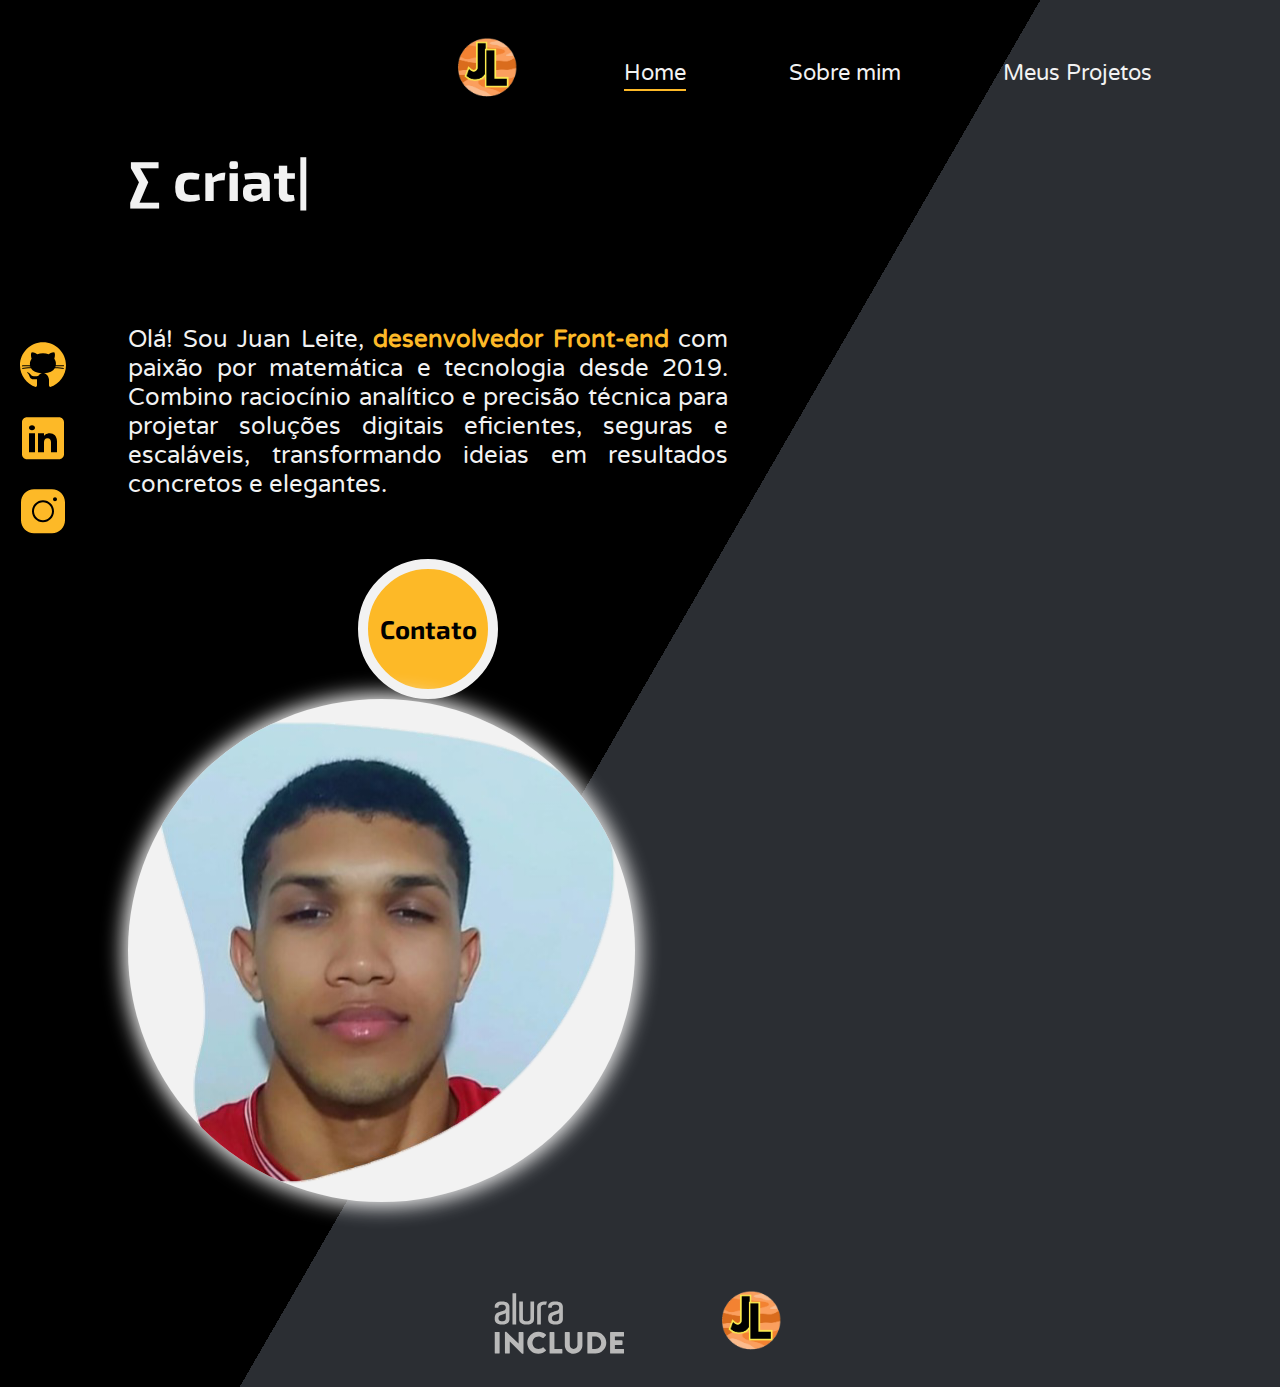
<file: index.html>
<!DOCTYPE html>
<html lang="pt-br">
<head>
    <meta charset="UTF-8">
    <meta name="viewport" content="width=device-width, initial-scale=1.0">
    <link rel="stylesheet" href="styles/style.css">
    <title>Portfolio</title>
    <link rel="icon" href="/assets/logoJupiter.png" type="image/png">

</head>
<body>
    <header class="cabecalho">
        <nav class="cabecalho__menu">
            <a href="index.html"><img src="assets/logoJupiter.png" alt="" class="cabecalho__logo"></a>
            <a href="index.html" class="cabecalho__menu__links active">Home</a>
            <a href="about.html" class="cabecalho__menu__links">Sobre mim</a>
            <a href="" class="cabecalho__menu__links">Meus Projetos</a>
        </nav>
    </header>
    <aside class="lateral">
        <a href="" class="lateral__links"><img src="assets/icons/icons8-github-yellow.svg" alt="Logo do Github" title="Github"></a>
        <a href="" class="lateral__links"><img src="assets/icons/icons8-linkedin-yellow.svg" alt="Logo do LinkedIn" title="LinkedIn"></a>
        <a href="" class="lateral__links"><img src="assets/icons/icons8-instagram-yellow.svg" alt="Logo do Instagram" title="Instagram"></a>
    </aside>
    <main class="apresentacao">
        <section class="apresentacao__principal">
            <h1 class="apresentacao__principal__titulo" id="nome-autor"></h1>
            <p class="apresentacao__principal__texto">Olá! Sou Juan Leite, <strong class="destaque">desenvolvedor Front-end</strong> com paixão por matemática e tecnologia desde 2019. Combino raciocínio analítico e precisão técnica para projetar soluções digitais eficientes, seguras e escaláveis, transformando ideias em resultados concretos e elegantes.</p>
            <a href="" class="apresentacao__principal__contato">Contato</a>
        </section>
        <img src="assets/perfilJuan.png" alt="" class="apresentacao__foto">
        
    </main>
    <footer class="rodape">
        <img src="assets/Logo_Alura_Include_(1).svg" alt="Logo da Alura">
        <img src="assets/logoJupiter.png" alt="" class="cabecalho__logo">
    </footer>
    <script src="js/digitacao.js"></script>
</body>
</html>
</file>
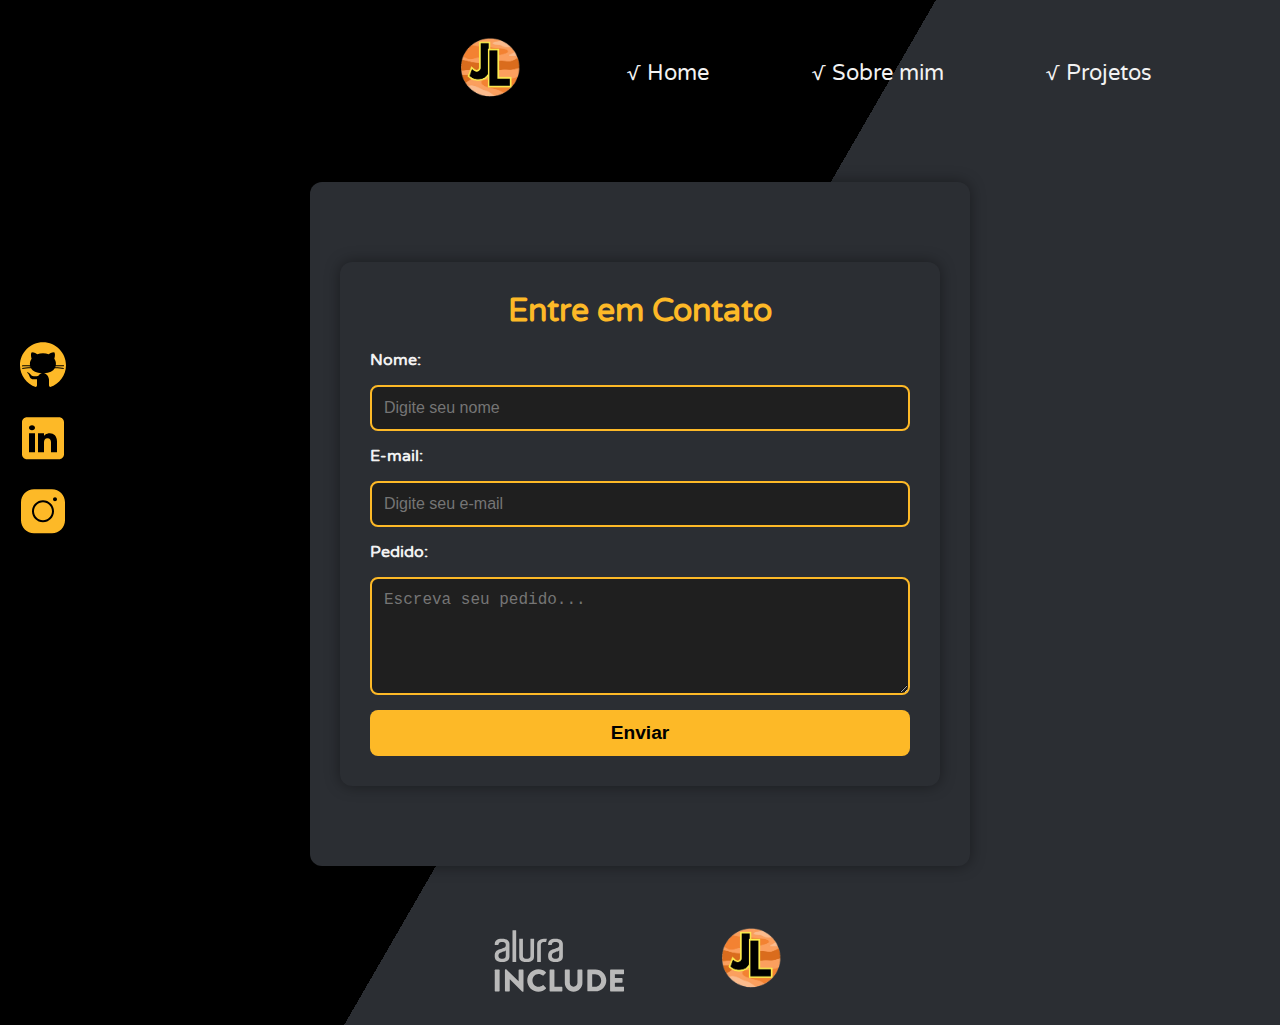
<file: contact.html>
<!DOCTYPE html>
<html lang="pt-br">
<head>
    <meta charset="UTF-8">
    <meta name="viewport" content="width=device-width, initial-scale=1.0">
    <link rel="stylesheet" href="styles/style.css">
    <title>Portfolio</title>
    <link rel="icon" href="/assets/logoJupiter.png" type="image/png">
    <link rel="stylesheet" href="styles/form.css">

</head>
<body>
    <header class="cabecalho">
        <nav class="cabecalho__menu">
            <a href="index.html"><img src="assets/logoJupiter.png" alt="" class="cabecalho__logo"></a>
            <a href="index.html" class="cabecalho__menu__links">√ Home</a>
            <a href="about.html" class="cabecalho__menu__links">√ Sobre mim</a>
            <a href="projects.html" class="cabecalho__menu__links">√ Projetos</a>
        </nav>
    </header>
    <aside class="lateral">
        <a href="https://github.com/Juanzito2017" class="lateral__links"><img src="assets/icons/icons8-github-yellow.svg" alt="Logo do Github" title="Github"></a>
        <a href="https://www.linkedin.com/in/juan-leite-315b1925a" class="lateral__links"><img src="assets/icons/icons8-linkedin-yellow.svg" alt="Logo do LinkedIn" title="LinkedIn"></a>
        <a href="" class="lateral__links"><img src="assets/icons/icons8-instagram-yellow.svg" alt="Logo do Instagram" title="Instagram"></a>
    </aside>
    <main class="formulario">
        <section class="formulario">
            <h2>Entre em Contato</h2>
            <form action="https://formspree.io/f/xkgzlekd" method="post" class="formulario__container">
                <label for="nome">Nome:</label>
                <input type="text" id="nome" name="nome" placeholder="Digite seu nome" required>

                <label for="email">E-mail:</label>
                <input type="email" id="email" name="email" placeholder="Digite seu e-mail" required>

                <label for="pedido">Pedido:</label>
                <textarea id="pedido" name="pedido" rows="5" placeholder="Escreva seu pedido..." required></textarea>

                <button type="submit">Enviar</button>
            </form>
        </section>
    </main>
    <footer class="rodape">
        <img src="assets/Logo_Alura_Include_(1).svg" alt="Logo da Alura">
        <img src="assets/logoJupiter.png" alt="" class="cabecalho__logo">
    </footer>
    <script src="js/digitacao.js"></script>
</body>
</html>
</file>
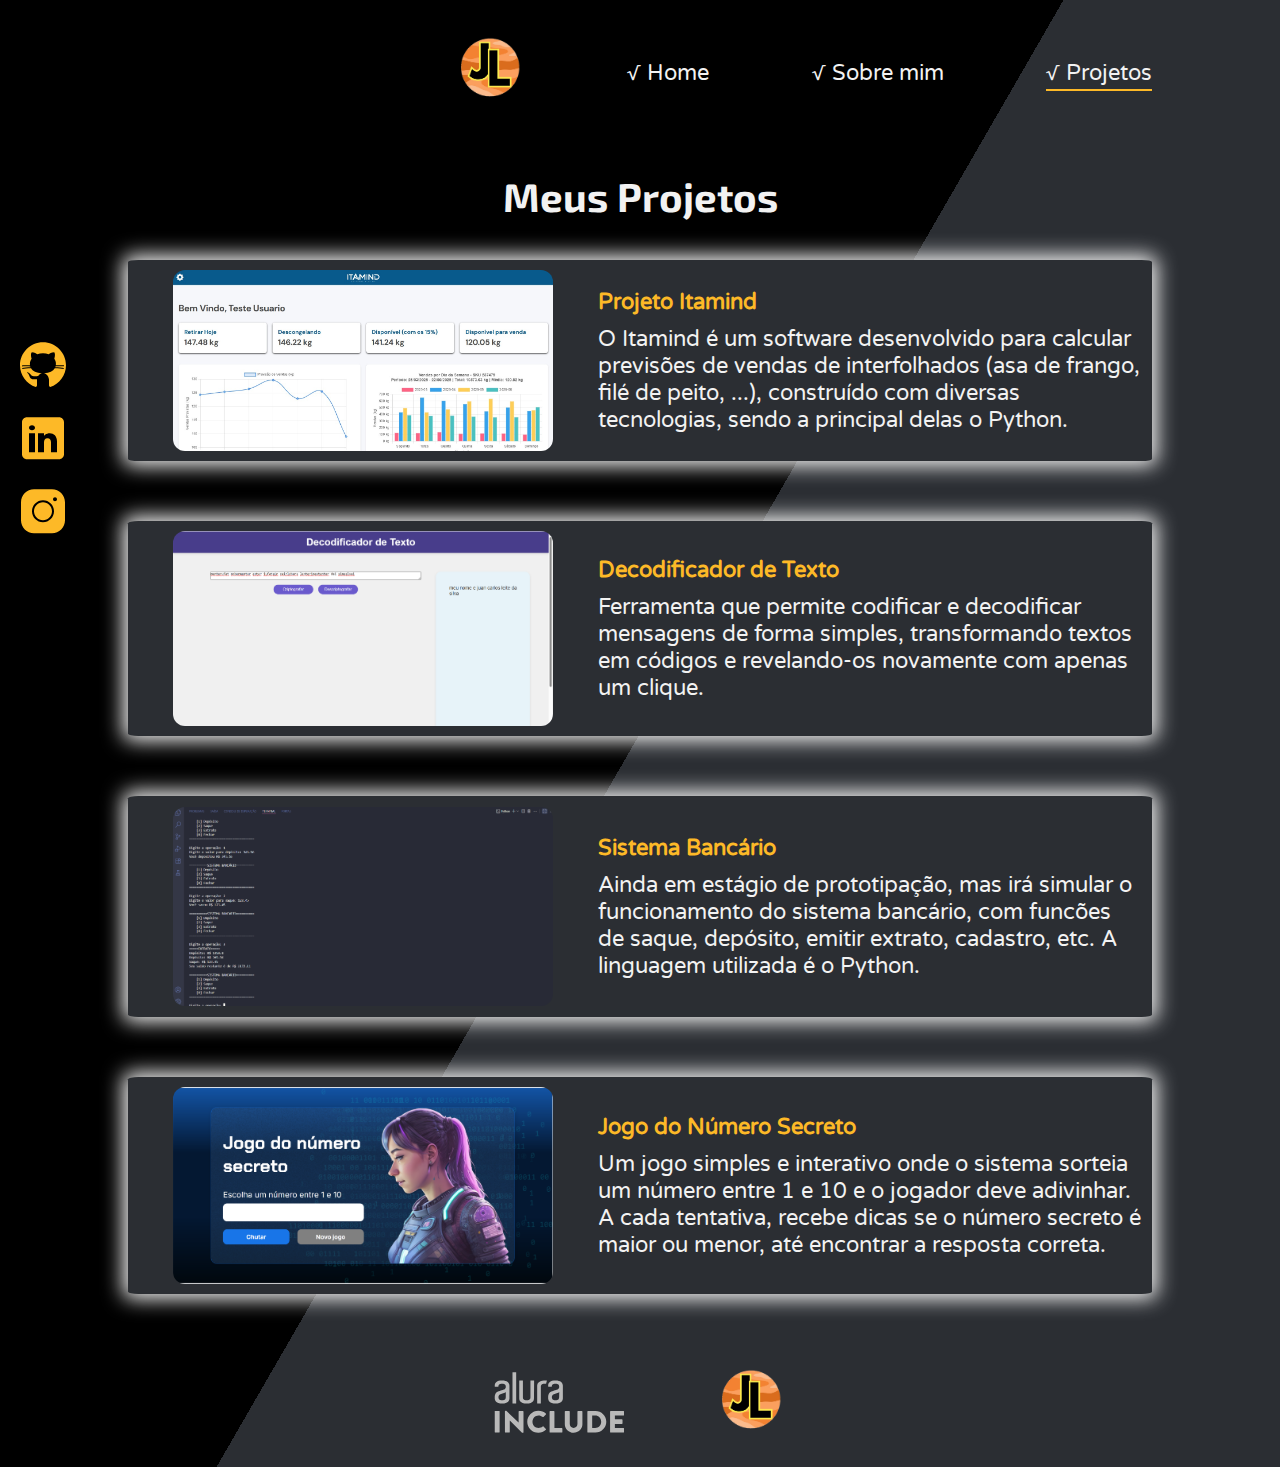
<file: projects.html>
<!DOCTYPE html>
<html lang="pt-br">
<head>
    <meta charset="UTF-8">
    <meta name="viewport" content="width=device-width, initial-scale=1.0">
    <title>Projetos</title>
    <link rel="stylesheet" href="styles/style.css">
    <link rel="icon" href="/assets/logoJupiter.png" type="image/png">
</head>
<body>
    <header class="cabecalho">
        <nav class="cabecalho__menu">
            <a href="index.html"><img src="assets/logoJupiter.png" alt="Logo de Juan Leite" class="cabecalho__logo"></a>
            <a href="index.html" class="cabecalho__menu__links">√ Home</a>
            <a href="about.html" class="cabecalho__menu__links">√ Sobre mim</a>
            <a href="projects.html" class="cabecalho__menu__links active">√ Projetos</a>
        </nav>
    </header>
    <aside class="lateral">
        <a href="https://github.com/Juanzito2017" class="lateral__links"><img src="assets/icons/icons8-github-yellow.svg" alt="Logo do Github" title="Github"></a>
        <a href="https://www.linkedin.com/in/juan-leite-315b1925a" class="lateral__links"><img src="assets/icons/icons8-linkedin-yellow.svg" alt="Logo do LinkedIn" title="LinkedIn"></a>
        <a href="https://www.instagram.com/jotace__lds" class="lateral__links"><img src="assets/icons/icons8-instagram-yellow.svg" alt="Logo do Instagram" title="Instagram"></a>
    </aside>
    <main class="principal">
        <h2 class="projetos__titulo">Meus Projetos</h2>
        
        <section class="projetos">
            <!-- Projeto Itamind - Modelo De Previsão -->
            <div class="projeto">
                <div class="projeto__imagem">
                    <img src="assets/projetos/projeto1.jpeg.jpeg" alt="Imagem do projeto 1">
                    <div class="projeto__overlay">
                        <a href="https://lucky-cajeta-2faffc.netlify.app/" target="_blank">Ir para o projeto</a>
                    </div>
                </div>
                <div class="projeto__descricao">
                    <h3>Projeto Itamind</h3>
                    <p>O Itamind é um software desenvolvido para calcular previsões de vendas de interfolhados (asa de frango, filé de peito, ...), construído com diversas tecnologias, sendo a principal delas o Python.</p>
                </div>
            </div>

            <!-- Projeto 2 Decodificador -->
            <div class="projeto">
                <div class="projeto__imagem">
                    <img src="assets/projetos/projeto2.png" alt="Imagem do projeto 2">
                    <div class="projeto__overlay">
                        <a href="https://github.com/Juanzito2017/decodificador-de-texto" target="_blank">Ir para o projeto</a>
                    </div>
                </div>
                <div class="projeto__descricao">
                    <h3>Decodificador de Texto</h3>
                    <p>Ferramenta que permite codificar e decodificar mensagens de forma simples, transformando textos em códigos e revelando-os novamente com apenas um clique.</p>
                </div>
            </div>

            <!-- Projeto Sistema Bancário -->
            <div class="projeto">
                <div class="projeto__imagem">
                    <img src="assets/projetos/projeto3.png" alt="Imagem do projeto 3">
                    <div class="projeto__overlay">
                        <a href="https://github.com/Juanzito2017/sistema-bancario-v1" target="_blank">Ir para o projeto</a>
                    </div>
                </div>
                <div class="projeto__descricao">
                    <h3>Sistema Bancário</h3>
                    <p>Ainda em estágio de prototipação, mas irá simular o funcionamento do sistema bancário, com funcões de saque, depósito, emitir extrato, cadastro, etc. A linguagem utilizada é o Python.</p>
                </div>
            </div>

            <!-- Projeto Número Secreto -->
            <div class="projeto">
                <div class="projeto__imagem">
                    <img src="assets/projetos/projeto4.png" alt="Imagem do projeto 3">
                    <div class="projeto__overlay">
                        <a href="https://numero-secreto-ruby-two.vercel.app" target="_blank">Ir para o projeto</a>
                    </div>
                </div>
                <div class="projeto__descricao">
                    <h3>Jogo do Número Secreto</h3>
                    <p>Um jogo simples e interativo onde o sistema sorteia um número entre 1 e 10 e o jogador deve adivinhar. A cada tentativa, recebe dicas se o número secreto é maior ou menor, até encontrar a resposta correta.</p>
                </div>
            </div>
        </section>
    </main>

    <footer class="rodape">
        <img src="assets/Logo_Alura_Include_(1).svg" alt="Logo da Alura">
        <img src="assets/logoJupiter.png" alt="" class="cabecalho__logo">
    </footer>
</body>
</html>
</file>
<file: styles/style.css>
@import url('https://fonts.googleapis.com/css2?family=Exo+2:ital,wght@0,100..900;1,100..900&display=swap');
@import url('https://fonts.googleapis.com/css2?family=Varela+Round&display=swap');

* {
    margin: 0;
    padding: 0;
}

@keyframes flutuar {
    0% {
        top: 0;
    } 100% {
        top: 1.875rem; /* 30px */
    }
}

:root {
    --cor-principal: #000;
    --cor-secundaria: #fdb927;
    --cor-terciaria: #f2f2f2;
    --fonte-principal: "Exo 2", serif;
    --fonte-secundaria: "Varela Round", serif;
}

body {
    box-sizing: border-box;
    background: linear-gradient(120deg, var(--cor-principal) 50%, #2B2E33 50%);
}

.lateral {
    display: flex;
    flex-direction: column;
    justify-content: space-between;
    top: 50%;
    transform: translateY(-50%);
    position: fixed;
    padding-left: 1.4%;
}

.lateral__links {
    margin-bottom: 1.2rem; /* 19px */
    transition: 0.2s;
}

.lateral__links:hover {
    transform: scale(1.2);
}

/* Estilização do cabeçalho e barra de navegação */

.cabecalho {
    justify-content: center;
    padding-top: 1%;
}

.cabecalho__menu {
    display: flex;
    justify-content: right; 
    align-items: center; 
    padding: 1% 10%; 
    gap: 10%; 
}

.cabecalho__menu__links {
    font-family: "Varela Round", serif;
    color: var(--cor-terciaria);
    text-decoration: none;
    font-size: 1.4rem;
    position: relative;
    display: block;
}

.cabecalho__menu__links:hover {
    color: var(--cor-secundaria);
    transform: scale(1.03);
}

.cabecalho__menu__links::after {
    content: "";
    position: absolute;
    bottom: -0.3rem; /* 5px */
    left: 0;
    width: 0;
    height: 0.125rem; /* 2px */
    background: var(--cor-secundaria);
    transition: width 0.3s ease;
}

.cabecalho__menu__links:hover::after {
    width: 100%;
}

.cabecalho__menu__links.active::after {
    width: 100%;
}

.cabecalho__logo {
    max-height: 5.6rem; /* 90px */
    height: auto;
}

/* MAIN */

.apresentacao {
    display: flex;
    align-items: center;
    justify-content: space-between;
    gap: 2%;
    padding: 1% 10% 6% 10%;
    flex-wrap: wrap; 
}

#about {
    align-items: normal;
}

#open-modal {
    color: var(--cor-terciaria);
    font-family: var(--fonte-principal);
    font-size: 1.38rem;
    text-align: center;
}

#sobre-mim {
    min-height: 0;
}

.apresentacao__principal {
    max-width: 37.5rem; /* 600px */
    color: var(--cor-terciaria);
    display: flex;
    flex-direction: column;
    gap: 2.5rem; /* 40px */
}

.destaque {
    color: var(--cor-secundaria);
}

.apresentacao__principal__titulo {
    font-family: "Exo 2", sans-serif;
    font-weight: 700;
    font-size: 3.5rem;
    min-height: 2.5em;
    color: var(--cor-terciaria);
}

#nome-autor::after {
    content: "|";
    animation: piscar 0.65s infinite;
}

@keyframes piscar {
    0% {
        opacity: 0;
    }

    50% {
        opacity: 1;
    }

    100% {
        opacity: 0;
    }
}

.apresentacao__principal__texto {
    font-family: "Varela Round", sans-serif;
    font-size: 1.5rem;
    text-align: justify;
}

.apresentacao__foto { 
    max-height: 35rem; /* 560px */ 
    max-width: 100%;
    height: auto; 
    animation: flutuar 1s ease-in-out infinite alternate;
    position: relative;
    border-radius: 70%;
    box-shadow: 0 0 20px 5px var(--cor-terciaria);
    background-color: var(--cor-terciaria);
}

.apresentacao__principal__contato {
    display: block;                   
    width: 7.5rem;   /* 120px */                  
    height: 7.5rem;                    
    line-height: 7.5rem;               
    background-color: var(--cor-secundaria);
    color: var(--cor-principal);
    text-align: center;               
    border-radius: 50%;          
    text-decoration: none;            
    font-family: var(--fonte-principal);
    font-weight: 700;
    font-size: 1.6rem;
    margin: 1.25rem auto 0 auto; /* 20px */      
    transition: 0.4s;
    position: relative;
    border: 0.625rem solid var(--cor-terciaria); /* 10px */
}

.apresentacao__principal__contato::after {
    content: '';
    position: absolute;
    top: 50%;
    left: 50%;
    width: 0;
    height: 0;
    background: var(--cor-terciaria);
    border-radius: 50%;
    transform: translate(-50%, -50%);
    animation: pulsar 1.5s infinite;
    z-index: 0;
}

@keyframes pulsar {
  0% {
    width: 0;
    height: 0;
    opacity: 0.7;
  }
  100% {
    width: 8em;
    height: 8em;
    opacity: 0;
  }
}

.apresentacao__principal__contato:hover {
    background-color: var(--cor-terciaria);
}

#resumo-juan {
    line-height: 1.8;
}

.apresentacao__habilidades__1,
.apresentacao__habilidades__2 {
    display: flex;
    justify-content: space-around;
    align-items: center;
    padding: 1rem 0;
    flex-wrap: wrap;
    background-color: #2B2E33;
    gap: 1rem;
}

.apresentacao__habilidades__1 img,
.apresentacao__habilidades__2 img {
    width: 7.5rem;
    height: auto;
    cursor: pointer;
    transition: transform 0.2s ease;
}

.apresentacao__habilidades__1 img:hover,
.apresentacao__habilidades__2 img:hover {
    transform: scale(1.1);
}

/* MODAL */
.modal {
    display: none;
    position: fixed;
    z-index: 1000;
    left: 0;
    top: 0;
    width: 100%;
    height: 100%;
    background: rgba(0,0,0,0.7);
    justify-content: center;
    align-items: center;
}

.modal-conteudo {
    background: #2B2E33;
    padding: 1.25rem;
    border-radius: 0.625rem;
    color: #fff;
    max-width: 31.25rem;
    text-align: center;
    box-shadow: 0 0 0.9375rem rgba(0,0,0,0.5);
    font-family: var(--fonte-secundaria);
}

.fechar {
    float: right;
    font-size: 1.75rem;
    cursor: pointer;
    color: var(--cor-secundaria);
}

/* RODAPE */
.rodape {
    display: flex;
    padding-bottom: 1.5%;
    justify-content: center;
    gap: 7%;
}

/* PROJETOS */
.projetos__titulo {
    font-family: var(--fonte-principal);
    font-size: 2.5rem;
    color: var(--cor-terciaria);
    text-align: center;
    margin: 2.5rem 0;
}

.projetos {
    display: flex;
    flex-direction: column;
    gap: 3.75rem;
    padding: 0 10% 5% 10%;
}

.projeto {
    display: flex;
    gap: 1%;
    align-items: center;
    flex-wrap: wrap;
    background-color: #2B2E33;
    border-radius: 1%;
    box-shadow: 0 0 20px 5px var(--cor-terciaria);
    padding: 1%;
}

.projeto__imagem {
    position: relative;
    flex: 1;
    min-width: 17.5rem;
    max-width: 28.125rem; 
}

.projeto__imagem img {
    width: 100%;
    max-width: 23.75rem;
    height: auto;
    border-radius: 0.75rem;
    display: block;
    margin: 0 auto;
}

.projeto__overlay {
    position: absolute;
    top: 0;
    left: 0;
    width: 100%;
    height: 100%;
    background: rgba(0,0,0,0.6);
    border-radius: 0.75rem;
    opacity: 0;
    display: flex;
    justify-content: center;
    align-items: center;
    transition: opacity 0.3s ease;
}

.projeto__overlay a {
    font-family: var(--fonte-principal);
    font-size: 1.3rem;
    background: var(--cor-secundaria);
    color: var(--cor-principal);
    padding: 0.625rem 1.25rem;
    border-radius: 0.5rem;
    text-decoration: none;
    transition: transform 0.2s ease;
}

.projeto__overlay a:hover {
    transform: scale(1.1);
}

.projeto__imagem:hover .projeto__overlay {
    opacity: 1;
}

.projeto__descricao {
    flex: 1;
    min-width: 17.5rem;
    color: var(--cor-terciaria);
    font-family: var(--fonte-secundaria);
}

.projeto__descricao h3 {
    color: var(--cor-secundaria);
    margin-bottom: 0.625rem;
    font-size: 1.4rem;
}

.projeto__descricao p {
    font-size: 1.4rem;
}

/* === RESPONSIVIDADE === */

/* Tablets (até 1024px) */
@media (max-width: 1024px) {
    .cabecalho__menu {
        padding: 1.25rem 5%; /* 20px */
        gap: 4%;
    }

    .apresentacao {
        flex-direction: column;
        text-align: center;
    }

    .apresentacao__principal {
        max-width: 100%;
    }

    .apresentacao__foto {
        max-height: 25rem; /* 400px */
        margin-top: 1.25rem; /* 20px */
    }
}

/* Celulares (até 768px) */
@media (max-width: 768px) {
    .cabecalho__menu {
        flex-direction: column;
        gap: 0.9rem; /* 15px */
    }

    .cabecalho__logo {
        max-height: 4.4rem; /* 70px */
    }

    .apresentacao__principal__titulo {
        font-size: 2.2rem;
        min-width: 1.5rem;
    }

    .apresentacao__principal__texto {
        font-size: 1.1rem;
    }

    .apresentacao__principal__contato {
        width: 6.25rem;  /* 100px */
        height: 6.25rem;
        font-size: 1.3rem;
        line-height: 6.25rem;
    }

    .apresentacao__foto {
        animation: none;
        margin-bottom: 12%;
        max-width: 15rem;
    }

    .lateral {
        display: none;
    }

    .projeto {
        flex-direction: column;
        text-align: center;
    }

    #sobre-mim {
        padding-top: 10%;
    }

    .rodape {
        margin-top: 20%;
    }

    .apresentacao__habilidades__1,
    .apresentacao__habilidades__2 {
        justify-content: center;
    }

    .apresentacao__habilidades__1 img,
    .apresentacao__habilidades__2 img {
        width: 4.5rem;
    }

    .apresentacao__habilidades__1,
    .apresentacao__habilidades__2 {
        flex-wrap: nowrap;
    }
}
</file>
<file: styles/form.css>
.formulario {
    max-width: 600px;
    margin: 50px auto;
    padding: 30px;
    background: #2B2E33;
    border-radius: 12px;
    box-shadow: 0 0 15px rgba(0,0,0,0.4);
    color: var(--cor-terciaria);
    font-family: var(--fonte-secundaria);
}

.formulario h2 {
    text-align: center;
    margin-bottom: 20px;
    color: var(--cor-secundaria);
    font-size: 2rem;
}

.formulario__container {
    display: flex;
    flex-direction: column;
    gap: 15px;
}

.formulario label {
    font-weight: bold;
    font-size: 1rem;
    color: var(--cor-terciaria);
}

.formulario input,
.formulario textarea {
    padding: 12px;
    border: 2px solid var(--cor-secundaria);
    border-radius: 8px;
    font-size: 1rem;
    background: #1f1f1f;
    color: #fff;
    outline: none;
    transition: 0.3s;
}

.formulario input:focus,
.formulario textarea:focus {
    border-color: #fff;
    background: #2B2E33;
}

.formulario button {
    padding: 12px;
    border: none;
    border-radius: 8px;
    background: var(--cor-secundaria);
    color: var(--cor-principal);
    font-size: 1.2rem;
    font-weight: bold;
    cursor: pointer;
    transition: 0.3s;
}

.formulario button:hover {
    background: #fff;
    color: var(--cor-principal);
}
</file>
